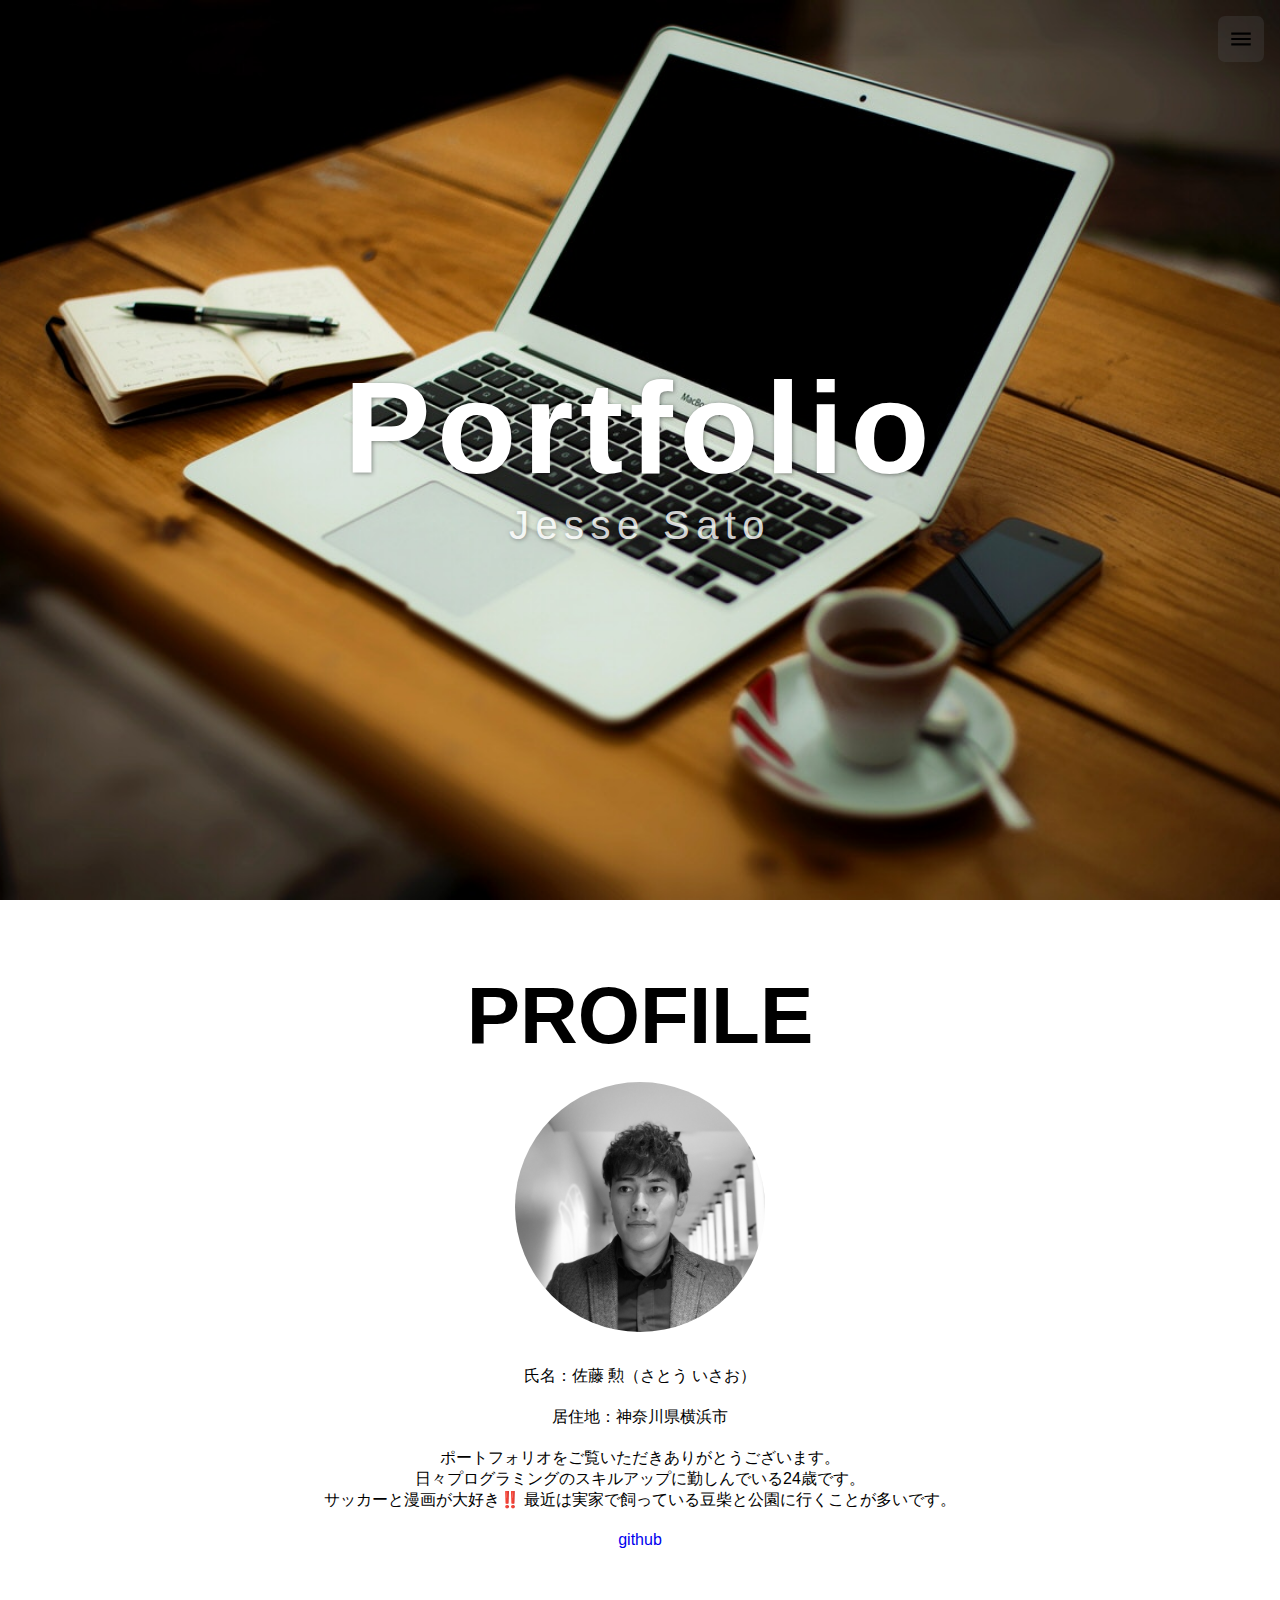
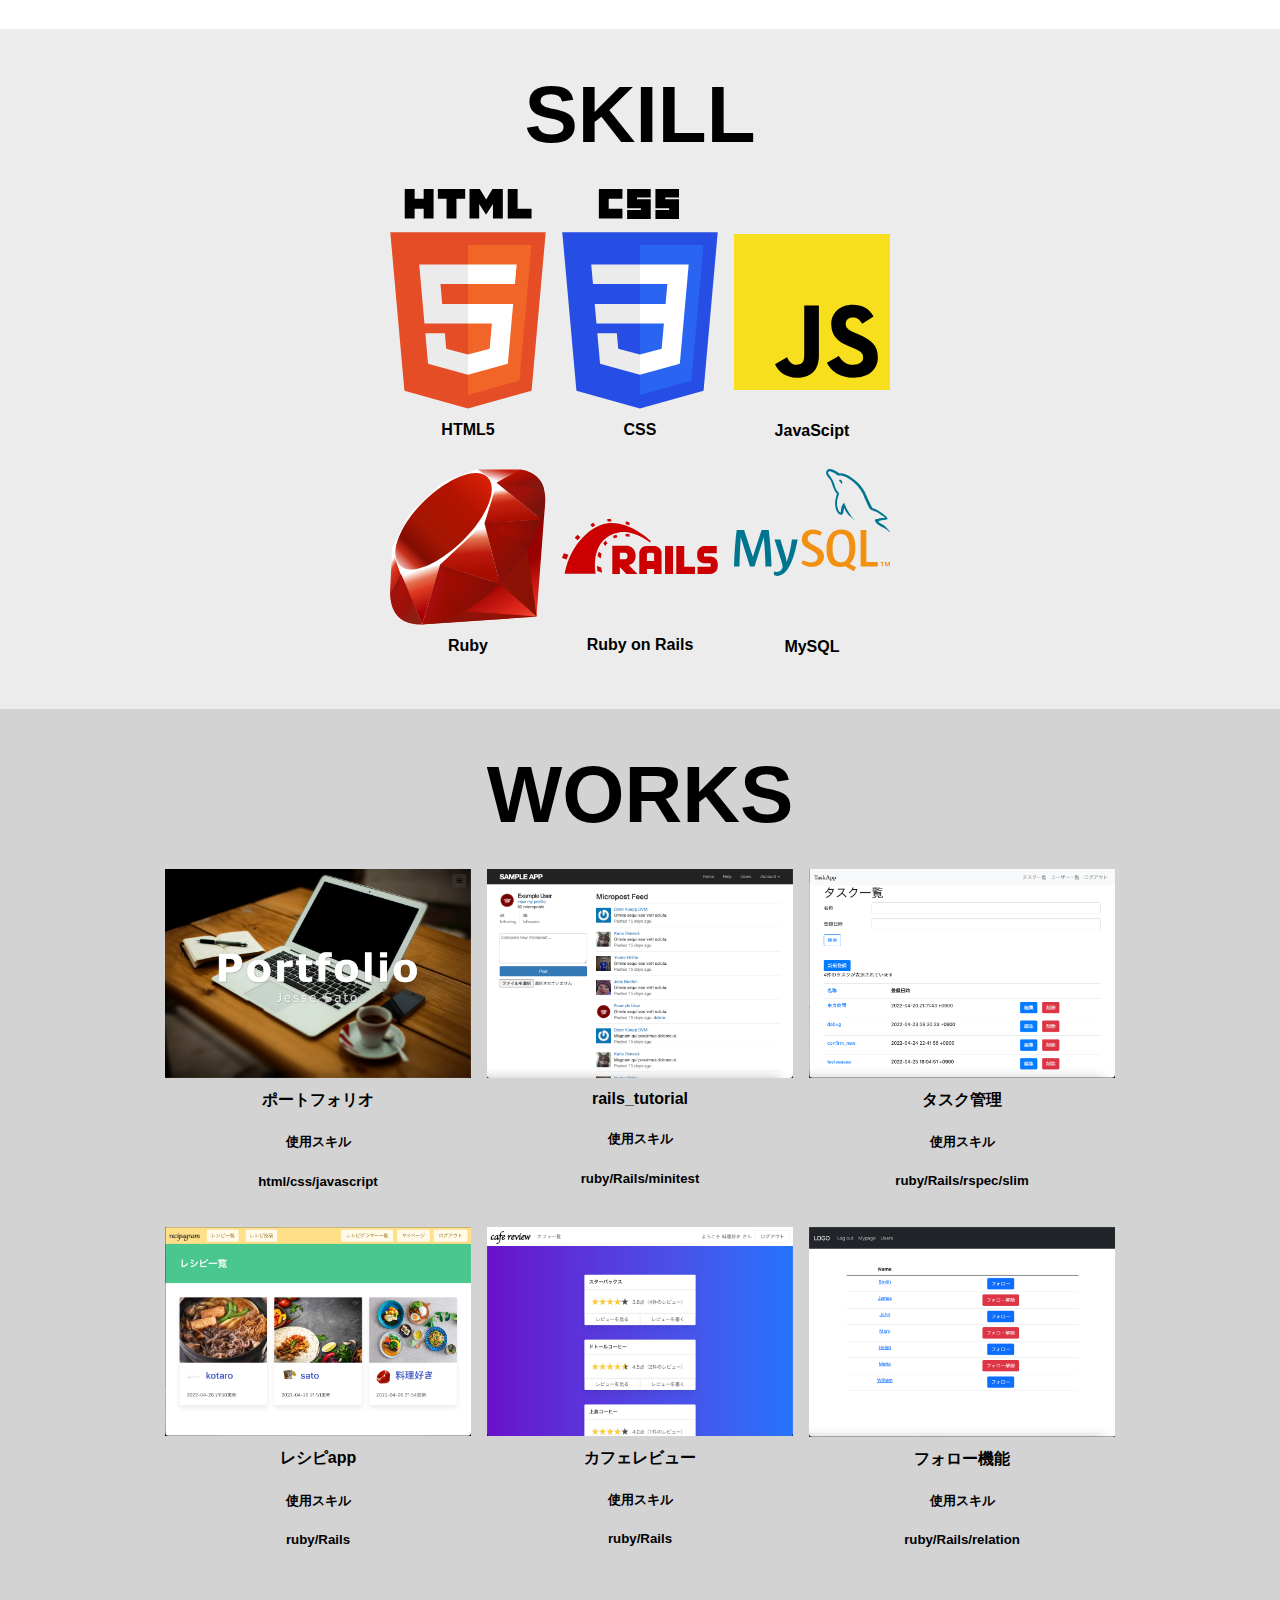
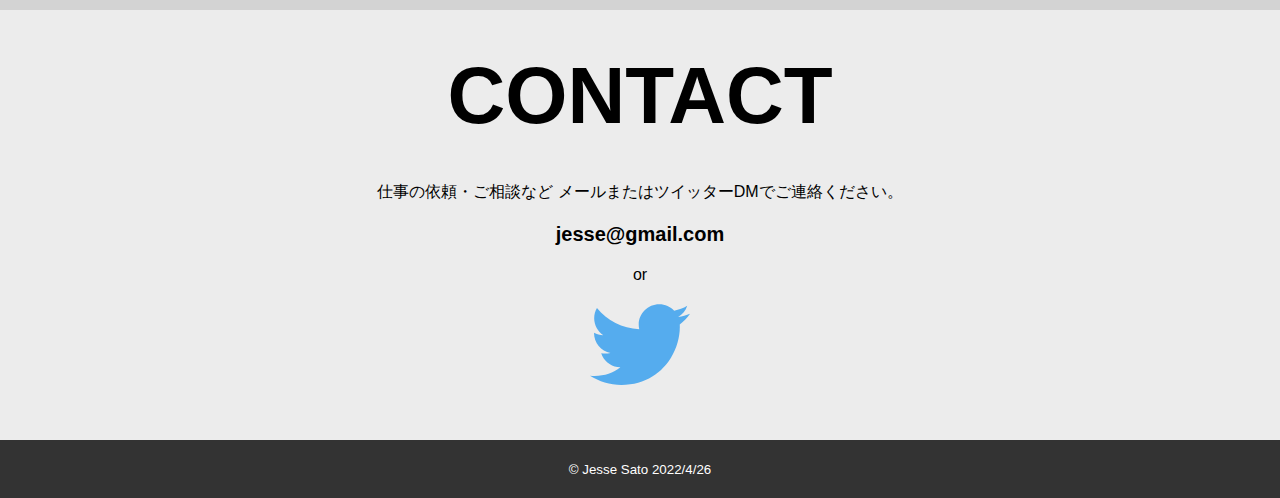
<file: sakura.html>
<!DOCTYPE html>
<html lang="ja">
<head>
  <meta charset="UTF-8">
  <meta http-equiv="X-UA-Compatible" content="IE=edge">
  <meta name="viewport" content="width=device-width, initial-scale=1.0">
  <link href="https://fonts.googleapis.com/icon?family=Material+Icons"
  rel="stylesheet">
  <title>Profile</title>
  <link rel="icon" href="img/favi.png">
  <link rel="stylesheet" href="css/sakura.css">
</head>
<body>
  <div class="header"  id="top">
    <div class="layer layer-bg">
      <div class="layer-txt">
        <h1>Portfolio</h1>
        <p>Jesse Sato</p>
      </div>
      <div class="sp-menu">
        <span class="material-icons" id="open">menu</span>
      </div>
    </div>
  
    <div class="overlay">
      <span class="material-icons" id="close">close</span>
      <nav>
        <ul>
          <li><a href="#top" style="color: black;">TOP</a></li>
          <li><a href="#pro" style="color: black;">PROFILE</a></li>
          <li><a href="#ski" style="color: black;">SKILL</a></li>
          <li><a href="#wor" style="color: black;">WORKS</a></li>
          <li><a href="#con" style="color: black;">CONTENT</a></li>
        </ul>
      </nav>
    </div>
  </div>

  <div class="container">
    <div class="profile">
      <h1 id="pro">PROFILE</h1>
      <ul>
        <li>
          <img src="img/lastprofile.jpg" alt="">
        </li>
        <li>
          <div class="pro img2">
            
            <ul>
              <li>氏名：佐藤 勲（さとう いさお）</li>
              <li>居住地：神奈川県横浜市</li>
              <li>
                ポートフォリオをご覧いただきありがとうございます。<br>
                日々プログラミングのスキルアップに勤しんでいる24歳です。<br>
                サッカーと漫画が大好き‼️ 最近は実家で飼っている豆柴と公園に行くことが多いです。
              </li>
              <li><a href="https://github.com/soccerjesse">github</a></li>
            </ul>
          </div>
        </li>
      </ul>
    </div>
  </div>

  <div class="containerskill">
    <div class="skill">
      <h1 id="ski">SKILL</h1>
      <ul>
        <li>
            <img src="img/html-5.svg" alt="HTML5">
            <h2>HTML5</h2>
        </li>
        <li>
            <img src="img/css-3.svg" alt="css">
            <h2>CSS</h2>
        </li>
        <li>
            <img src="img/javascript.svg" alt="javascript" id="javascript">
            <h2 class="js">JavaScipt</h2>
        </li>
        <li>
            <img src="img/ruby.svg" alt="ruby">
            <h2>Ruby</h2>
        </li>
        <li class="rails">
            <img src="img/rails.svg" alt="rails" id="rails">
            <h2 class="rm">Ruby on Rails</h2>
        </li>
        <li>
            <img src="img/mysql.svg" alt="mysql">
            <h2 class="rm">MySQL</h2>
        </li>
      </ul>
    </div>
  </div>

  <div class="containerworks">
    <div class="WORKS">
      <h1 id="wor">WORKS</h1>
      <ul>
        <li>
            <a href="https://github.com/soccerjesse/Portfolio"><img src="img/jesse.png" alt="Portfolio"></a>
            <h2>ポートフォリオ</h2>
            <h5>使用スキル</h5>
            <h5>html/css/javascript</h5>
        </li>
        <li>
            <a href="https://github.com/soccerjesse/sample_app"><img src="img/sample.png" alt="sample"></a>
            <h2>rails_tutorial</h2>
            <h5>使用スキル</h5>
            <h5>ruby/Rails/minitest</h5>
        </li>
        <li>
            <a href="https://github.com/soccerjesse/Task_app"><img src="img/task.png" alt="task" ></a>
            <h2>タスク管理</h2>
            <h5>使用スキル</h5>
            <h5>ruby/Rails/rspec/slim</h5>
        </li>
        <li>
            <a href="https://github.com/soccerjesse/recipegram"><img src="img/recipes.png" alt="ruby"></a>
            <h2>レシピapp</h2>
            <h5>使用スキル</h5>
            <h5>ruby/Rails</h5>
        </li>
        <li>
            <a href="https://github.com/soccerjesse/review_app"><img src="img/review.png" alt="good"></a>
            <h2>カフェレビュー</h2>
            <h5>使用スキル</h5>
            <h5>ruby/Rails</h5>
        </li>
        <li>
            <a href="https://github.com/soccerjesse/follow_app"><img src="img/follow.png" alt="follow"></a>
            <h2>フォロー機能</h2>
            <h5>使用スキル</h5>
            <h5>ruby/Rails/relation</h5>
        </li>
      </ul>
    </div>
  </div>

  <div class="containercontact">
    <div class="contact">
      <h1 id="con">CONTACT</h1>
      <ul>
        <li>仕事の依頼・ご相談など メールまたはツイッターDMでご連絡ください。</li>
        <li id="email">jesse@gmail.com</li>
        <li>or</li>
        <li><a href="https://twitter.com/JesseSato9"><img src="img/twitter.svg" alt="twitter" style="width: 100px;" id="twicon"></a></li>
      </ul>
    </div>
  </div>

  <footer id="footer">
    <small>&copy; Jesse Sato 2022/4/26 </small>
  </footer>

  <script src="js/sakura.js"></script>
</body>
</html>
</file>
<file: css/sakura.css>
/* common */
body {
  margin: 0;
  font-family: Verdana, sans-serif;
  height: 2000px;
}

a {
  text-decoration: none;
}

ul {
  list-style: none;
  margin: 0;
  padding: 0;
}

h1 {
  font-size: 60px;
}
.profile h1,.skill h1,
.WORKS h1, .contact h1 {
  font-size: 30px;
}

/* header */
.layer{
  display: flex;
  justify-content: center;
  align-items: center;
  text-align: center;
  margin: 0 auto;
}

/* 背景画像の読み込み */
.layer-bg{
  background: url(../img/macbook.png) no-repeat 0 0;
  background-size: cover;
  background-position:center center; 
  width: 100%;
  height: 70vh;
}

/* 重ねる文字の基本設定 */
.layer-txt{
  text-shadow: 1px 1px 4px rgba(0,0,0,0.4);
  color: #fff;
  letter-spacing: 0.4rem;
}

header h1 {
  font-size: 50px;
  margin: 0;
}
header p {
  margin: 0;
  opacity: 0.8;
}

/* icon  */

.sp-menu {
  position: fixed;
  top: 16px;
  right: 16px;
  margin-left: auto;
}

.sp-menu #open {
  padding: 10px;
  background: rgba(80, 80, 80, 0.3);
  font-size: 26px;
  cursor: pointer;
  border-radius: 15%;
}

.sp-menu #open:hover {
  background: rgba(80, 80, 80, 0.8);
}

.sp-menu #open.hide {
  display: none;
}

/* overlay */

.overlay {
  position: fixed;
  top: 0;
  bottom: 0;
  right: 0;
  left: 0;
  background: rgba(80, 80, 80, 0.95);
  text-align: center;
  padding: 64px;
  opacity: 0;
  pointer-events: none;
  transition: opacity .7s;
}

.overlay.show {
  opacity: 1;
  pointer-events: auto;
}

.overlay #close {
  position: absolute;
  top: 16px;
  right: 16px;
  font-size: 26px;
  cursor: pointer;
  padding: 10px;
}

.overlay ul {
  list-style-type: none;
  margin: 0;
  padding: 0;
}

.overlay li {
  font-size: 24px;
  margin-top: 32px;
  opacity: 0;
  transform: translateY(16px);
  transition: opacity .3s, transform .3s;
}

.overlay li a:hover {
  opacity: 0.5;
}

.overlay.show li {
  opacity: 1;
  transform: none;
}

.overlay.show li:nth-child(1) {
  transition-delay: .15s;
}
.overlay.show li:nth-child(2) {
  transition-delay: .30s;
}
.overlay.show li:nth-child(3) {
  transition-delay: .45s;
}
.overlay.show li:nth-child(4) {
  transition-delay: .60s;
}
.overlay.show li:nth-child(5) {
  transition-delay: .75s;
}

/* container */

/* portfolio */
.profile {
  padding: 60px 80px;
}
.profile h1 {
  text-align: center;
  padding: 10px;
}

.profile p {
  font-size: 16px;
  padding: 0;
}

.profile ul {
  list-style-type: none;
  padding: 0;
  margin: 0;
}

.profile li {
  margin: 0 auto;
  text-align: center;
  padding: 10px;
}
.profile li img {
  width: 250px;
  height: 250px;
  border-radius: 50%;
}

/* skill */

/* .skill {
  width: calc(100% - 32px);
  margin: 0 auto;
  max-width: 400px;
  padding: 40px 80px;
  text-align: center;
  background-color: lightgray;
}
.skill h1 {
  padding-bottom: 40px;
}
.skill h2 {
  text-align: center;
}
.skill ul {
  margin-top: 8px;
  display: flex;
  flex-wrap: wrap;
  gap: 16px;
}
.skill li {
  width: calc((100% - 20%) / 2);
  display: block;
}
.skill li img {
  width: 100%;
}
.skill li #rails {
  padding-top: 50px;
} */

.containerskill {
  background-color: rgb(236, 236, 236);
}

.skill {
  padding: 40px 0;
  width: calc(100% - 32px);
  margin: 0 auto;
  max-width: 360px;
  text-align: center;
}

.skill h1 {
  padding-bottom: 20px;
}

.skill ul {
  margin-top: 8px;
  display: flex;
  flex-wrap: wrap;
  gap: 16px;
}

.skill li {
  width: calc((100% - 16px) / 2);
}

.skill li img {
  width: 100%;
}

.skill li h2 {
  font-size: 16px;
  margin-top: 8px;
}

#rails {
  padding-top: 50px;
}

/* works */

.containerworks {
  background-color: lightgray;
}

.WORKS {
  padding: 40px 0;
  width: calc(100% - 32px);
  margin: 0 auto;
  max-width: 360px;
  text-align: center;
}

.WORKS h1 {
  padding-bottom: 20px;
}

.WORKS ul {
  margin-top: 8px;
  display: flex;
  flex-wrap: wrap;
  gap: 16px;
}

.WORKS li {
  width: calc((100% - 16px) / 1);
}

.WORKS li img {
  width: 100%;
}

.WORKS li h2 {
  font-size: 16px;
  margin-top: 8px;
}

.WORKS a {
  transition: 1.0s;
}
.WORKS a:hover {
  opacity: .5;
}

/* contact */
.containercontact {
  background-color: rgb(236, 236, 236);
}
.contact {
  margin: 0;
  padding: 40px;
  height: 300px;
  text-align: center;
}

.contact li {
  margin: 0;
  padding: 10px;
}

#email {
  font-weight: bold;
}

#twicon {
  height: auto;
  width: 100%;
  transition: .7s; 
}
#twicon:hover {
  transform: scale(1.3,1.3);
}

/* footer */

#footer{
  background:#333;
  padding:20px;
  color: white;
  text-align: center;
}


/* ipad向けの設定 */
@media (min-width: 651px) and (max-width: 1000px) {
  h1 {
    font-size: 75px;
    margin: 0;
  }
  .profile h1,.skill h1,
  .WORKS h1, .contact h1 {
    font-size: 50px;
  }
  p {
    margin: 0;
    opacity: 0.8;
    font-size: 32px;
  }
  .layer-bg{
    background: url(../img/macbook.png) no-repeat 0 0;
    background-size: cover;
    background-position:center center; 
    width: 100%;
    height: 85vh;
  }

  .WORKS {
    padding: 40px 0;
    width: calc(100% - 32px);
    margin: 0 auto;
    max-width: 600px;
    text-align: center;
  }

  .WORKS li {
    width: calc((100% - 32px) / 2);
  }

  .contact {
    height: 290px;
  }
  .contact h1{
    padding-bottom: 20px;
  }
  .contact p {
    font-size: 22px;
  }
}


/* pc向けの設定 */
@media (min-width: 1001px) {
  h1 {
    font-size: 130px;
    margin: 0;
  }

  .profile h1,.skill h1,
  .WORKS h1, .contact h1 {
    font-size: 80px;
  }

  p {
    margin: 0;
    opacity: 0.8;
    font-size: 40px;
  }
  .layer-bg{
    background: url(../img/macbook.png) no-repeat 0 0;
    background-size: cover;
    background-position:center center; 
    width: 100%;
    height: 100vh;
  }

  .skill {
    padding: 40px 0;
    width: calc(100% - 32px);
    margin: 0 auto;
    max-width: 500px;
    text-align: center;
  }

  .skill li {
    width: calc((100% - 32px) / 3);
  }

  .WORKS {
    padding: 40px 0;
    width: calc(100% - 32px);
    margin: 0 auto;
    max-width: 950px;
    text-align: center;
  }

  .WORKS li {
    width: calc((100% - 32px) / 3);
  }

  #javascript {
    padding-top: 45px;
  }
  .js {
    padding-top: 20px;
  }
  .rm {
    padding-top: 50px;
  }

  .contact {
    height: 350px;
  }
  .contact h1 {
    padding-bottom: 30px;
  }
  .contact p {
    font-size: 26px;
  }
  #email {
    font-weight: bold;
    font-size: 20px;
  }
}
</file>
